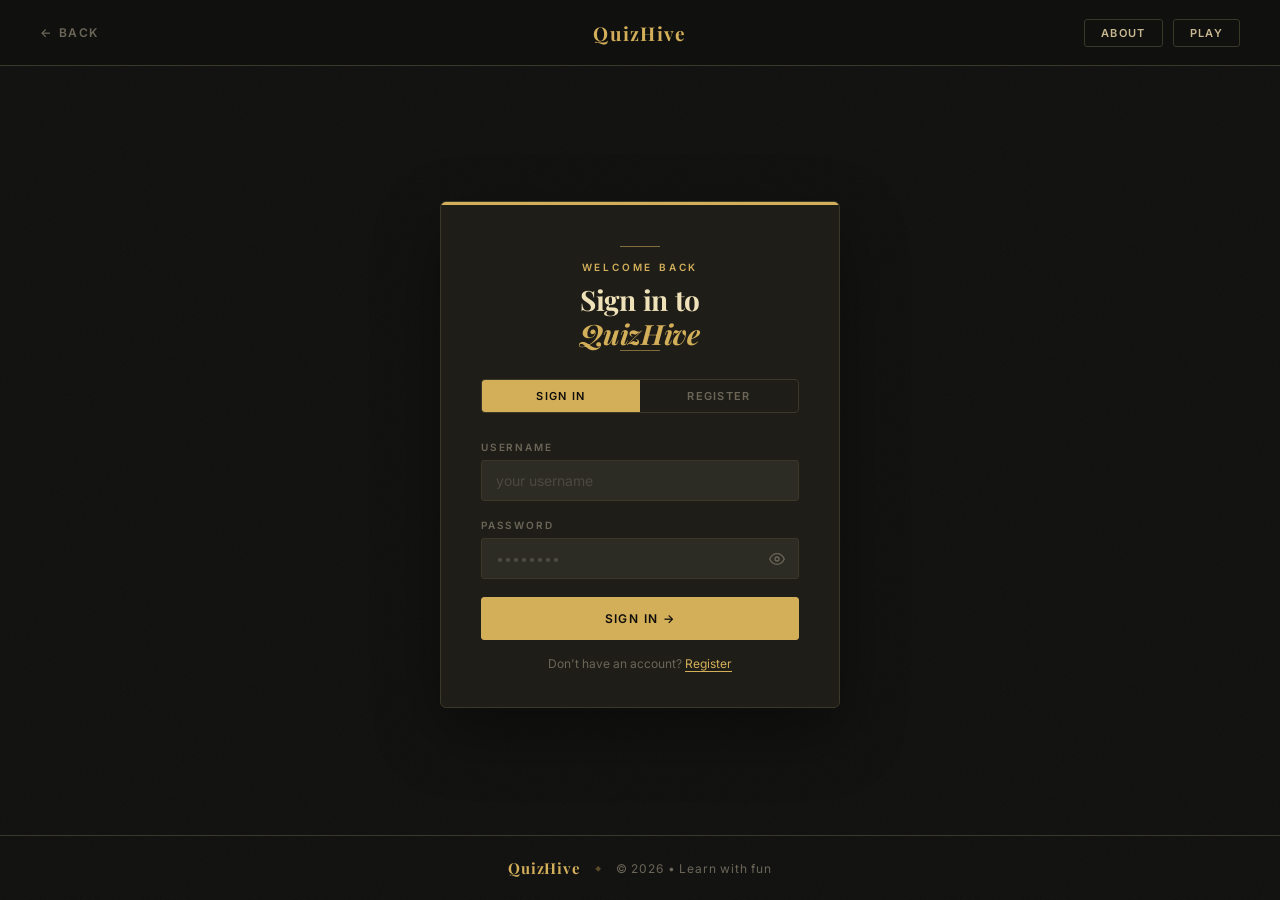
<file: login.html>
<!DOCTYPE html>
<html lang="en">
<head>
  <meta charset="UTF-8">
  <meta name="viewport" content="width=device-width, initial-scale=1.0">
  <title>QuizHive — Sign In</title>
  <link rel="preconnect" href="https://fonts.googleapis.com">
  <link rel="preconnect" href="https://fonts.gstatic.com" crossorigin>
  <link href="https://fonts.googleapis.com/css2?family=Playfair+Display:ital,wght@0,400;0,700;1,400&family=Inter:wght@300;400;600&display=swap" rel="stylesheet">
  <link rel="stylesheet" href="login.css">
</head>
<body>
  <div class="noise"></div>

  <nav class="navbar">
    <a href="index.html" class="back-btn"><span class="back-arrow">←</span> Back</a>
    <div class="logo-center">QuizHive</div>
    <div class="nav-right">
      <a href="about.html" class="btn-nav">About</a>
      <a href="categories.html" class="btn-nav">Play</a>
    </div>
  </nav>

  <main class="login-wrapper">
    <div class="login-card">

      <div class="card-header">
        <div class="header-rule"></div>
        <p class="eyebrow">Welcome Back</p>
        <h1>Sign in to<br><em>QuizHive</em></h1>
        <div class="header-rule"></div>
      </div>


      <div class="tab-row">
        <button class="tab active" id="tab-login" onclick="switchTab('login')">Sign In</button>
        <button class="tab" id="tab-register" onclick="switchTab('register')">Register</button>
      </div>

      <div class="form-panel" id="panel-login">
        <div class="field-group">
          <label class="field-label" for="login-user">Username</label>
          <input class="field-input" id="login-user" type="text" placeholder="your username" autocomplete="username">
        </div>
        <div class="field-group">
          <label class="field-label" for="login-pass">Password</label>
          <div class="pass-wrap">
            <input class="field-input" id="login-pass" type="password" placeholder="••••••••" autocomplete="current-password">
            <button class="pass-toggle" type="button" onclick="togglePass('login-pass', this)" title="Show password">
              <svg viewBox="0 0 24 24" fill="none" stroke="currentColor" stroke-width="2" stroke-linecap="round" stroke-linejoin="round" width="16" height="16">
                <path d="M1 12s4-8 11-8 11 8 11 8-4 8-11 8-11-8-11-8z"/>
                <circle cx="12" cy="12" r="3"/>
              </svg>
            </button>
          </div>
        </div>
        <div id="login-error" class="form-error" style="display:none;"></div>
        <button class="submit-btn" onclick="handleLogin()">Sign In →</button>
        <p class="form-note">Don't have an account? <span class="link" onclick="switchTab('register')">Register</span></p>
      </div>


      <div class="form-panel hidden" id="panel-register">
        <div class="field-group">
          <label class="field-label" for="reg-user">Choose a Username</label>
          <input class="field-input" id="reg-user" type="text" placeholder="e.g. quizmaster99" autocomplete="username">
        </div>
        <div class="field-group">
          <label class="field-label" for="reg-pass">Password</label>
          <div class="pass-wrap">
            <input class="field-input" id="reg-pass" type="password" placeholder="min. 6 characters" autocomplete="new-password">
            <button class="pass-toggle" type="button" onclick="togglePass('reg-pass', this)" title="Show password">
              <svg viewBox="0 0 24 24" fill="none" stroke="currentColor" stroke-width="2" stroke-linecap="round" stroke-linejoin="round" width="16" height="16">
                <path d="M1 12s4-8 11-8 11 8 11 8-4 8-11 8-11-8-11-8z"/>
                <circle cx="12" cy="12" r="3"/>
              </svg>
            </button>
          </div>
        </div>
        <div class="field-group">
          <label class="field-label" for="reg-pass2">Confirm Password</label>
          <input class="field-input" id="reg-pass2" type="password" placeholder="repeat password" autocomplete="new-password">
        </div>
        <div id="reg-error" class="form-error" style="display:none;"></div>
        <button class="submit-btn" onclick="handleRegister()">Create Account →</button>
        <p class="form-note">Already registered? <span class="link" onclick="switchTab('login')">Sign In</span></p>
      </div>

    </div>
  </main>

  <footer class="footer">
    <div class="footer-inner">
      <span class="footer-logo">QuizHive</span>
      <span class="footer-dot">◆</span>
      <span>© 2026 • Learn with fun</span>
    </div>
  </footer>

  <script src="index.js"></script>
  <script>
    const USERS_KEY = "quizhive_users";
    const SESSION_KEY = "quizhive_session";

function switchTab(tab) {
  var loginPanel = document.getElementById("panel-login");
  var registerPanel = document.getElementById("panel-register");
  var loginTab = document.getElementById("tab-login");
  var registerTab = document.getElementById("tab-register");

  if (tab === "login") {
    loginPanel.classList.remove("hidden");
    registerPanel.classList.add("hidden");
    loginTab.classList.add("active");
    registerTab.classList.remove("active");
  } else {
    loginPanel.classList.add("hidden");
    registerPanel.classList.remove("hidden");
    loginTab.classList.remove("active");
    registerTab.classList.add("active");
  }

  clearErrors();
}

function clearErrors() {
  var loginError = document.getElementById("login-error");
  var regError = document.getElementById("reg-error");

  loginError.style.display = "none";
  loginError.textContent = "";

  regError.style.display = "none";
  regError.textContent = "";
}

function showError(id, msg) {
  var errorBox = document.getElementById(id);

  errorBox.textContent = msg;
  errorBox.style.display = "block";

  errorBox.classList.remove("animate-in");
  setTimeout(function () {
    errorBox.classList.add("animate-in");
  }, 10);
}

function togglePass(inputId, btn) {
  var input = document.getElementById(inputId);

  if (input.type === "password") {
    input.type = "text";
    btn.style.color = "var(--accent)";
  } else {
    input.type = "password";
    btn.style.color = "";
  }
}

function getUsers() {
  var savedUsers = localStorage.getItem(USERS_KEY);

  if (savedUsers === null) {
    return {};
  }

  return JSON.parse(savedUsers);
}

function saveUsers(users) {
  var usersText = JSON.stringify(users);
  localStorage.setItem(USERS_KEY, usersText);
}

function getRedirectPage() {
  var searchText = window.location.search;

  if (searchText.indexOf("next=") === -1) {
    return "index.html";
  }

  var nextPart = searchText.split("next=")[1];
  var pageName = nextPart.split("&")[0];

  return pageName;
}

function handleLogin() {
  var user = document.getElementById("login-user").value.trim();
  var pass = document.getElementById("login-pass").value;
  if (user === "" || pass === "") {
    showError("login-error", "Please fill in all fields.");
    return;
  }

  var users = getUsers();

  if (users[user] === undefined) {
    showError("login-error", "Username not found.");
    return;
  }

  if (users[user].password !== btoa(pass)) {
    showError("login-error", "Incorrect password.");
    return;
  }

  var session = {
    username: user
  };

  localStorage.setItem(SESSION_KEY, JSON.stringify(session));

  window.location.href = getRedirectPage();
}

function handleRegister() {
  var user = document.getElementById("reg-user").value.trim();
  var pass = document.getElementById("reg-pass").value;
  var pass2 = document.getElementById("reg-pass2").value;

  if (user === "" || pass === "" || pass2 === "") {
    showError("reg-error", "Please fill in all fields.");
    return;
  }

  if (user.length < 3) {
    showError("reg-error", "Username must be at least 3 characters.");
    return;
  }

  if (pass.length < 6) {
    showError("reg-error", "Password must be at least 6 characters.");
    return;
  }

  if (pass !== pass2) {
    showError("reg-error", "Passwords do not match.");
    return;
  }

  var users = getUsers();

  if (users[user] !== undefined) {
    showError("reg-error", "Username already taken.");
    return;
  }

  users[user] = {
    password: btoa(pass),
    joined: new Date().toISOString()
  };

  saveUsers(users);

  var session = {
    username: user
  };

  localStorage.setItem(SESSION_KEY, JSON.stringify(session));

  window.location.href = getRedirectPage();
}

document.addEventListener("keydown", function (event) {
  if (event.key === "Enter") {
    var loginPanel = document.getElementById("panel-login");

    if (loginPanel.classList.contains("hidden")) {
      handleRegister();
    } else {
      handleLogin();
    }
  }
});

  </script>
</body>
</html>
</file>
<file: login.css>
:root {
  --bg:             #111110;
  --bg-card:        #1E1D18;
  --bg-surface:     #2C2B24;
  --border:         #3A3828;
  --border-accent:  #5A4A28;
  --accent:         #D4AF5A;
  --accent-hover:   #B8924A;
  --text-head:      #F0E2B8;
  --text-body:      #C8B890;
  --text-muted:     #6B6658;
  --text-on-accent: #0E0D0A;
  --nav-bg:         rgba(17,17,16,0.92);
  --footer-logo:    #D4AF5A;
  --footer-dot:     #5A4A28;
}

body.light {
  --bg:             #F8F7F5;
  --bg-card:        #ECEAE6;
  --bg-surface:     #E0DED8;
  --border:         #C8D4DC;
  --border-accent:  #2C4258;
  --accent:         #C8A96A;
  --accent-hover:   #1C2B3A;
  --text-head:      #0C1820;
  --text-body:      #2C4258;
  --text-muted:     #7A96AA;
  --text-on-accent: #F4F2EE;
  --nav-bg:         rgba(248,247,245,0.92);
  --footer-logo:    #1C2B3A;
  --footer-dot:     #C8D4DC;
}

*{ box-sizing: border-box; margin: 0; padding: 0; }

body {
  font-family: 'Inter', sans-serif;
  background: var(--bg);
  color: var(--text-body);
  min-height: 100vh;
  display: flex;
  flex-direction: column;
  transition: background 0.4s, color 0.4s;
  overflow-x: hidden;
}

h1, h2, h3, .logo-center, .footer-logo {
  font-family: 'Playfair Display', serif;
  font-weight: 700;
}


.noise {
  pointer-events: none;
  position: fixed;
  inset: 0;
  z-index: 0;
  opacity: 0.03;
  background-image: url("data:image/svg+xml,%3Csvg xmlns='http://www.w3.org/2000/svg' width='220' height='220'%3E%3Cfilter id='n'%3E%3CfeTurbulence type='fractalNoise' baseFrequency='0.78' numOctaves='4' stitchTiles='stitch'/%3E%3C/filter%3E%3Crect width='220' height='220' filter='url(%23n)'/%3E%3C/svg%3E");
  background-repeat: repeat;
}

body.light .noise { opacity: 0.015; }

body.light::after {
  content: '';
  pointer-events: none;
  position: fixed;
  inset: 0;
  z-index: 0;
  background-image: radial-gradient(circle, #2C4258 1px, transparent 1px);
  background-size: 28px 28px;
  opacity: 0.04;
}


.navbar {
  position: sticky;
  top: 0;
  z-index: 100;
  display: flex;
  align-items: center;
  justify-content: space-between;
  padding: 0 40px;
  height: 66px;
  background: var(--nav-bg);
  border-bottom: 1px solid var(--border);
  backdrop-filter: blur(16px);
  -webkit-backdrop-filter: blur(16px);
}

.logo-center {
  font-size: 19px;
  letter-spacing: 0.07em;
  color: var(--accent);
  position: absolute;
  left: 50%;
  transform: translateX(-50%);
}

body.light .logo-center { color: #1C2B3A; }

.nav-right { display: flex; gap: 10px; margin-left: auto; }

.back-btn {
  display: flex;
  align-items: center;
  gap: 7px;
  text-decoration: none;
  color: var(--text-muted);
  font-size: 12px;
  font-weight: 600;
  letter-spacing: 0.1em;
  text-transform: uppercase;
  transition: color 0.2s;
}

.back-arrow { display: inline-block; transition: transform 0.22s; }
.back-btn:hover { color: var(--accent); }
.back-btn:hover .back-arrow { transform: translateX(-3px); }
body.light .back-btn:hover { color: #1C2B3A; }

.btn-nav {
  display: inline-block;
  padding: 6px 16px;
  font-family: 'Inter', sans-serif;
  font-size: 11px;
  font-weight: 600;
  letter-spacing: 0.12em;
  text-transform: uppercase;
  text-decoration: none;
  color: var(--text-body);
  border: 1px solid var(--border);
  border-radius: 3px;
  background: transparent;
  transition: all 0.2s;
}

.btn-nav:hover { background: var(--accent); color: var(--text-on-accent); border-color: var(--accent); }
body.light .btn-nav:hover { background: #1C2B3A; color: #F4F2EE; border-color: #1C2B3A; }


.login-wrapper {
  flex: 1;
  position: relative;
  z-index: 1;
  display: flex;
  align-items: center;
  justify-content: center;
  padding: 56px 20px 48px;
}


.login-card {
  background: var(--bg-card);
  border: 1px solid var(--border);
  border-radius: 6px;
  padding: 44px 40px 36px;
  width: 100%;
  max-width: 400px;
  box-shadow: 0 24px 64px rgba(0,0,0,0.4);
  position: relative;
  overflow: hidden;
  animation: card-in 0.45s cubic-bezier(.22,.68,0,1.2) both;
}

@keyframes card-in {
  from { opacity: 0; transform: translateY(20px); }
  to   { opacity: 1; transform: translateY(0); }
}

.login-card::before {
  content: '';
  position: absolute;
  top: 0; left: 0; right: 0;
  height: 3px;
  background: var(--accent);
}

body.light .login-card { box-shadow: 0 16px 48px rgba(28,43,58,0.1); }
body.light .login-card::before { background: #1C2B3A; }

.card-header {
  text-align: center;
  margin-bottom: 28px;
}

.header-rule {
  width: 40px;
  height: 1px;
  background: var(--accent);
  margin: 0 auto 14px;
  opacity: 0.55;
}

body.light .header-rule { background: #1C2B3A; opacity: 0.2; }

.eyebrow {
  font-family: 'Inter', sans-serif;
  font-size: 10px;
  font-weight: 600;
  letter-spacing: 0.28em;
  text-transform: uppercase;
  color: var(--accent);
  margin-bottom: 10px;
}

body.light .eyebrow { color: #7A96AA; }

.card-header h1 {
  font-size: 28px;
  color: var(--text-head);
  letter-spacing: -0.3px;
  line-height: 1.2;
}

.card-header h1 em { font-style: italic; color: var(--accent); }
body.light .card-header h1 em { color: #2C4258; }


.tab-row {
  display: flex;
  border: 1px solid var(--border);
  border-radius: 4px;
  overflow: hidden;
  margin-bottom: 28px;
}

.tab {
  flex: 1;
  padding: 9px 0;
  background: transparent;
  border: none;
  color: var(--text-muted);
  font-family: 'Inter', sans-serif;
  font-size: 11px;
  font-weight: 600;
  letter-spacing: 0.12em;
  text-transform: uppercase;
  cursor: pointer;
  transition: background 0.2s, color 0.2s;
}

.tab.active {
  background: var(--accent);
  color: var(--text-on-accent);
}

body.light .tab.active { background: #1C2B3A; color: #F4F2EE; }
.tab:not(.active):hover { color: var(--text-body); background: var(--bg-surface); }


.form-panel { animation: panel-in 0.3s ease both; }

@keyframes panel-in {
  from { opacity: 0; transform: translateY(8px); }
  to   { opacity: 1; transform: translateY(0); }
}

.form-panel.hidden { display: none; }

.field-group { margin-bottom: 18px; }

.field-label {
  display: block;
  font-size: 10px;
  font-weight: 600;
  letter-spacing: 0.18em;
  text-transform: uppercase;
  color: var(--text-muted);
  margin-bottom: 7px;
}

.field-input {
  width: 100%;
  padding: 11px 14px;
  background: var(--bg-surface);
  border: 1px solid var(--border);
  border-radius: 3px;
  color: var(--text-head);
  font-family: 'Inter', sans-serif;
  font-size: 14px;
  outline: none;
  transition: border-color 0.2s, box-shadow 0.2s;
}

.field-input::placeholder { color: var(--text-muted); opacity: 0.5; }

.field-input:focus {
  border-color: var(--accent);
  box-shadow: 0 0 0 3px rgba(212,175,90,0.08);
}

body.light .field-input:focus {
  border-color: #1C2B3A;
  box-shadow: 0 0 0 3px rgba(28,43,58,0.06);
}


.pass-wrap {
  position: relative;
}

.pass-wrap .field-input { padding-right: 44px; }

.pass-toggle {
  position: absolute;
  right: 12px;
  top: 50%;
  transform: translateY(-50%);
  background: none;
  border: none;
  color: var(--text-muted);
  cursor: pointer;
  padding: 2px;
  transition: color 0.2s;
  display: flex;
  align-items: center;
}

.pass-toggle:hover { color: var(--accent); }
body.light .pass-toggle:hover { color: #1C2B3A; }


.form-error {
  font-size: 12px;
  color: #8B3A3A;
  background: rgba(139,58,58,0.1);
  border: 1px solid rgba(139,58,58,0.25);
  border-radius: 3px;
  padding: 9px 12px;
  margin-bottom: 14px;
}

body.light .form-error { color: #9B2335; background: rgba(155,35,53,0.07); border-color: rgba(155,35,53,0.2); }

.form-error.animate-in {
  animation: shake-err 0.35s ease;
}

@keyframes shake-err {
  0%,100% { transform: translateX(0); }
  25%      { transform: translateX(-4px); }
  75%      { transform: translateX(4px); }
}


.submit-btn {
  width: 100%;
  padding: 13px;
  background: var(--accent);
  color: var(--text-on-accent);
  border: 1px solid var(--accent);
  border-radius: 3px;
  font-family: 'Inter', sans-serif;
  font-size: 12px;
  font-weight: 600;
  letter-spacing: 0.12em;
  text-transform: uppercase;
  cursor: pointer;
  margin-bottom: 16px;
  transition: background 0.2s, border-color 0.2s, transform 0.15s;
}

.submit-btn:hover {
  background: var(--accent-hover);
  border-color: var(--accent-hover);
  transform: translateY(-1px);
}

body.light .submit-btn { background: #1C2B3A; border-color: #1C2B3A; color: #F4F2EE; }
body.light .submit-btn:hover { background: #2C4258; border-color: #2C4258; }


.form-note {
  text-align: center;
  font-size: 12px;
  color: var(--text-muted);
}

.link {
  color: var(--accent);
  cursor: pointer;
  text-decoration: underline;
  text-underline-offset: 3px;
  transition: color 0.2s;
}

.link:hover { color: var(--accent-hover); }
body.light .link { color: #1C2B3A; }

.footer {
  position: relative;
  z-index: 1;
  border-top: 1px solid var(--border);
  padding: 22px;
  text-align: center;
}

.footer-inner {
  display: flex;
  align-items: center;
  justify-content: center;
  gap: 14px;
  font-size: 12px;
  color: var(--text-muted);
  letter-spacing: 0.07em;
}

.footer-logo {
  font-family: 'Playfair Display', serif;
  font-size: 15px;
  color: var(--footer-logo);
}

.footer-dot { font-size: 6px; color: var(--footer-dot); }

@media (max-width: 480px) {
  .navbar { padding: 0 20px; }
  .login-card { padding: 32px 22px 26px; }
}
</file>
